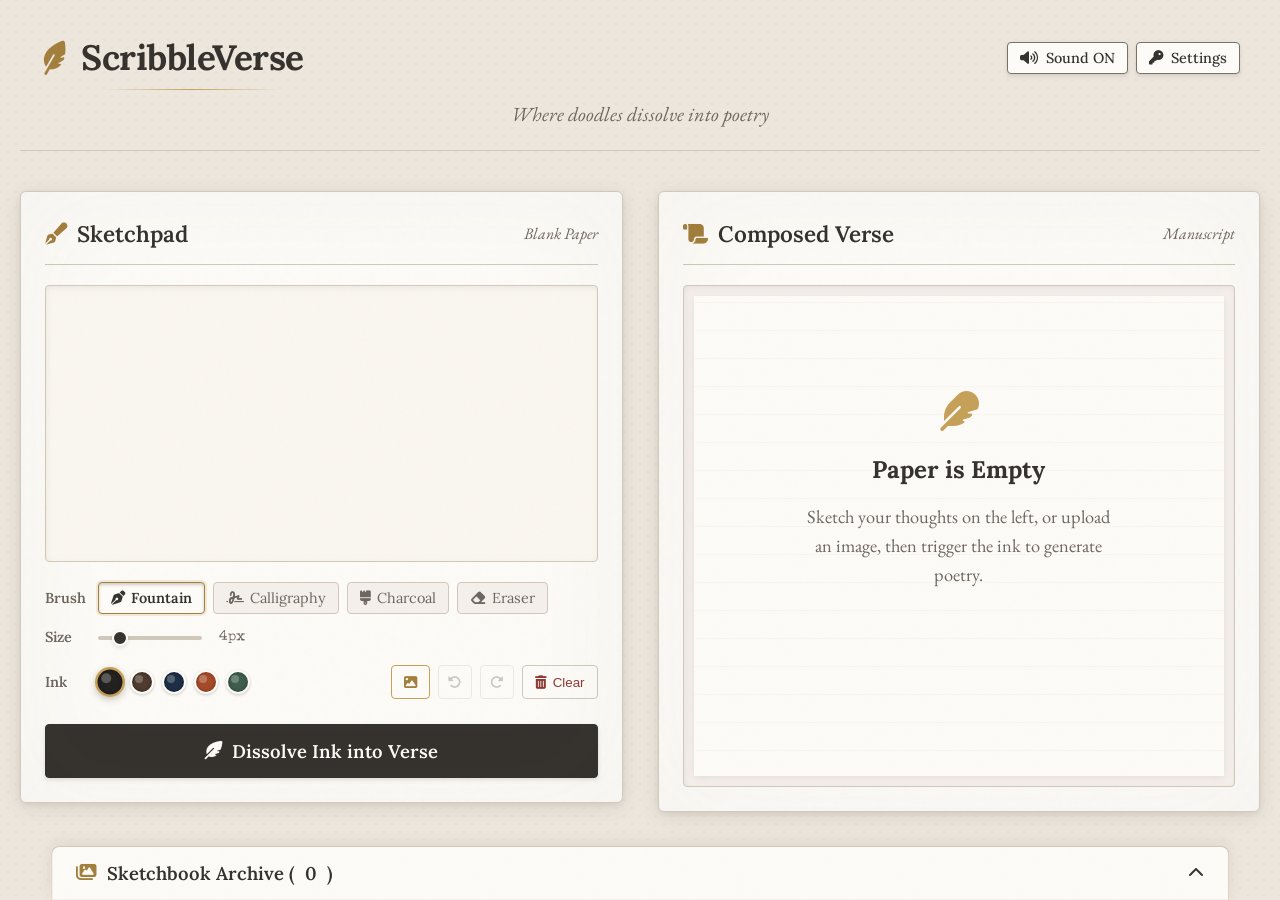
<file: docs/index.html>
<!DOCTYPE html>
<html lang="en">
<head>
    <meta charset="UTF-8">
    <meta name="viewport" content="width=device-width, initial-scale=1.0">
    <title>ScribbleVerse — Where Doodles Dissolve into Poetry</title>
    <link rel="preconnect" href="https://fonts.googleapis.com">
    <link rel="preconnect" href="https://fonts.gstatic.com" crossorigin>
    <link href="https://fonts.googleapis.com/css2?family=EB+Garamond:ital,wght@0,400..800;1,400..800&family=Lora:ital,wght@0,400..700;1,400..700&family=Special+Elite&display=swap" rel="stylesheet">
    <link rel="stylesheet" href="https://cdnjs.cloudflare.com/ajax/libs/font-awesome/6.4.0/css/all.min.css">
    <link rel="stylesheet" href="styles.css">
</head>
<body>
    <div class="app-container">
        <header class="app-header">
            <div class="header-main">
                <div class="logo-area">
                    <i class="fa-solid fa-feather-pointed ink-logo"></i>
                    <h1 class="app-title">ScribbleVerse</h1>
                </div>
                <div class="control-group">
                    <button id="btn-audio-toggle" class="btn-tactile small active">
                        <i class="fa-solid fa-volume-high"></i>
                        <span class="audio-text">Sound ON</span>
                    </button>
                    <button id="btn-api-settings" class="btn-tactile small">
                        <i class="fa-solid fa-key"></i> Settings
                    </button>
                </div>
            </div>
            <div class="app-subtitle">Where doodles dissolve into poetry</div>
        </header>
        <main class="desk-workspace">
            <div class="workspace-card">
                <div class="card-header">
                    <h2><i class="fa-solid fa-pen-fancy"></i> Sketchpad</h2>
                    <div id="drawing-stats" class="tool-status">Blank Paper</div>
                </div>
                
                <div class="canvas-wrapper">
                    <canvas id="sketchpad"></canvas>
                    <div id="upload-overlay" class="upload-overlay hidden">
                        <i class="fa-solid fa-cloud-arrow-up"></i>
                        <p>Drop image here</p>
                    </div>
                </div>
                <input type="file" id="image-upload-input" accept="image/*" style="display: none;">
                
                <div class="sketchpad-controls">
                    <div class="control-row">
                        <div class="control-group">
                            <span class="group-label">Brush</span>
                            <div id="brush-selector" class="control-group">
                                <button class="btn-tool active" data-brush="fountain">
                                    <i class="fa-solid fa-pen-nib"></i> Fountain
                                </button>
                                <button class="btn-tool" data-brush="calligraphy">
                                    <i class="fa-solid fa-signature"></i> Calligraphy
                                </button>
                                <button class="btn-tool" data-brush="charcoal">
                                    <i class="fa-solid fa-brush"></i> Charcoal
                                </button>
                                <button class="btn-tool" data-brush="eraser">
                                    <i class="fa-solid fa-eraser"></i> Eraser
                                </button>
                            </div>
                        </div>
                        
                        <div class="control-group size-group">
                            <span class="group-label">Size</span>
                            <input type="range" id="brush-size" class="slider-tactile" min="1" max="20" value="4">
                            <span id="brush-size-val" class="num-indicator">4px</span>
                        </div>
                    </div>
                    
                    <div class="control-row">
                        <div class="control-group">
                            <span class="group-label">Ink</span>
                            <div class="ink-wells">
                                <div class="ink-well active" data-color="#242220" style="background-color: var(--ink-black);" title="Carbon Black"></div>
                                <div class="ink-well" data-color="#4F3B2F" style="background-color: var(--ink-sepia);" title="Walnut Sepia"></div>
                                <div class="ink-well" data-color="#1D2E45" style="background-color: var(--ink-indigo);" title="Indigo Wash"></div>
                                <div class="ink-well" data-color="#A64B2A" style="background-color: var(--ink-terracotta);" title="Terracotta"></div>
                                <div class="ink-well" data-color="#3F5E4D" style="background-color: var(--ink-sage);" title="Sage Green"></div>
                            </div>
                        </div>
                        
                        <div class="control-group">
                            <button id="btn-upload-image" class="btn-action" title="Upload Image">
                                <i class="fa-solid fa-image"></i>
                            </button>
                            <button id="btn-undo" class="btn-action" title="Undo" disabled>
                                <i class="fa-solid fa-rotate-left"></i>
                            </button>
                            <button id="btn-redo" class="btn-action" title="Redo" disabled>
                                <i class="fa-solid fa-rotate-right"></i>
                            </button>
                            <button id="btn-clear" class="btn-action warning" title="Clear Canvas">
                                <i class="fa-solid fa-trash-can"></i> Clear
                            </button>
                        </div>
                    </div>
                </div>
                
                <div class="trigger-container">
                    <button id="btn-generate" class="btn-primary-generate">
                        <i class="fa-solid fa-feather-pointed"></i> Dissolve Ink into Verse
                    </button>
                </div>
            </div>
            <div class="workspace-card poetry-section">
                <div class="card-header">
                    <h2><i class="fa-solid fa-scroll"></i> Composed Verse</h2>
                    <div class="tool-status">Manuscript</div>
                </div>
                
                <div class="poetry-sheet-wrapper">
                    <div class="paper-sheet">
                        <div class="poetry-content">
                            <div id="poetry-loader" class="poetry-loader hidden">
                                <div class="ink-droplet-loader"></div>
                                <div class="loader-status">Reading ink patterns...</div>
                            </div>
                            <div id="poetry-display-area" class="placeholder-verse">
                                <i class="fa-solid fa-feather"></i>
                                <h3>Paper is Empty</h3>
                                <p>Sketch your thoughts on the left, or upload an image, then trigger the ink to generate poetry.</p>
                            </div>
                            <div id="typed-poem-container" class="typed-poem-container hidden">
                                <h3 id="typed-title" class="typed-title"></h3>
                                <div id="typed-body" class="typed-body"></div>
                                <div id="poem-signature" class="poem-meta-signature"></div>
                            </div>
                        </div>
                    </div>
                </div>
                <div id="poetry-actions" class="poetry-actions" style="display: none;">
                    <button id="btn-speak-poem" class="btn-tactile small">
                        <i class="fa-solid fa-volume-high"></i> <span id="speak-btn-text">Speak Poem</span>
                    </button>
                    <button id="btn-copy-text" class="btn-tactile small">
                        <i class="fa-regular fa-copy"></i> Copy Poem
                    </button>
                    <button id="btn-save-archive" class="btn-tactile small success">
                        <i class="fa-solid fa-box-archive"></i> Save to Gallery
                    </button>
                    <button id="btn-export-card" class="btn-tactile small primary">
                        <i class="fa-solid fa-download"></i> Export Card
                    </button>
                </div>
            </div>
        </main>
        <section class="gallery-section">
            <button id="btn-gallery-toggle" class="gallery-toggle">
                <h3><i class="fa-solid fa-images"></i> Sketchbook Archive (<span id="archive-count">0</span>)</h3>
                <i id="gallery-toggle-icon" class="fa-solid fa-chevron-up toggle-icon gallery-toggle-icon"></i>
            </button>
            <div id="gallery-content" class="gallery-content collapsed">
                <div id="gallery-grid" class="gallery-grid">
                    <div class="gallery-empty">
                        <i class="fa-solid fa-box-open"></i>
                        <p>No saved works yet. Generate a poem, then click "Save to Gallery" to fill your sketchbook archive.</p>
                    </div>
                </div>
            </div>
        </section>
        <div id="api-modal" class="modal-overlay hidden">
            <div class="modal-card">
                <div class="modal-header">
                    <h3><i class="fa-solid fa-key"></i> API Configuration</h3>
                    <button id="btn-close-modal" class="btn-modal-close">
                        <i class="fa-solid fa-xmark"></i>
                    </button>
                </div>
                <div class="modal-body">
                    <p>ScribbleVerse uses <strong>Hack Club AI</strong> to analyze your sketches with GPT-4o Vision.</p>
                    <div class="quota-notice">
                        <i class="fa-solid fa-circle-info"></i>
                        <span>if the model is not working probbably it ran out of its quota if u wanna still try it go to <a href="https://ai.hackclub.com" target="_blank" rel="noopener">ai.hackclub</a> and paste the api here</span>
                    </div>
                    <div class="form-group">
                        <label for="gemini-key-input">Your Hack Club AI Key (optional)</label>
                        <div class="input-wrapper">
                            <input type="password" id="gemini-key-input" placeholder="sk-hc-v1-...">
                            <button id="btn-toggle-key-visibility" class="btn-toggle-visible" type="button">
                                <i class="fa-solid fa-eye"></i>
                            </button>
                        </div>
                        <span class="help-text">Leave blank to use the default key. Your key is stored locally in your browser only.</span>
                    </div>
                    <div id="key-status-box" class="status-indicator-box">
                        <span class="status-dot green"></span>
                        <span class="status-text">Using default key</span>
                    </div>
                </div>
                <div class="modal-footer">
                    <button id="btn-clear-key" class="btn-tactile danger small">Clear Key</button>
                    <button id="btn-save-key" class="btn-tactile primary small">Save Config</button>
                </div>
            </div>
        </div>
    </div>
    <script src="app.js"></script>
</body>
</html>
</file>
<file: docs/styles.css>
/* ==========================================================================
   ScribbleVerse: Natural, Artisanal Design System
   ========================================================================== */

/* Base Custom Properties */
:root {
    /* Warm Earthy Color Palette */
    --color-bg-desk: #ECE6DD;        /* Warm studio table top */
    --color-bg-paper: #FDFBF7;       /* Aged cream paper sheet */
    --color-bg-paper-darker: #F5EFEB;/* Shaded paper background */
    --color-text-main: #36322E;      /* Charcoal ink */
    --color-text-muted: #6E675F;     /* Faded walnut */
    
    /* Ink Varieties */
    --ink-black: #242220;
    --ink-sepia: #4F3B2F;
    --ink-indigo: #1D2E45;
    --ink-terracotta: #A64B2A;
    --ink-sage: #3F5E4D;
    
    /* Tactile accents */
    --color-accent-gold: #C5A059;    /* Antique bronze/gold */
    --color-accent-gold-dark: #A37F3D;
    --color-border: #D1C8BC;         /* Soft paper edge border */
    --color-border-dark: #7A7065;    /* Ink lines */
    --color-danger: #8C3A35;         /* Burnt red for warnings */
    --color-success: #3A664E;        /* Forest green for confirmation */
    
    /* Typography */
    --font-ui: 'Lora', Georgia, serif;
    --font-body: 'EB Garamond', Times, serif;
    --font-typewriter: 'Special Elite', Courier, monospace;
    
    /* Shadow systems for physical paper depth */
    --shadow-paper: 0 4px 20px rgba(79, 70, 60, 0.12), 
                    0 2px 5px rgba(79, 70, 60, 0.08), 
                    inset 0 0 40px rgba(255, 255, 255, 0.6);
    --shadow-paper-hover: 0 8px 30px rgba(79, 70, 60, 0.18), 
                          0 4px 10px rgba(79, 70, 60, 0.1);
    --shadow-tactile: 0 2px 4px rgba(79, 70, 60, 0.15);
    --shadow-tactile-active: inset 0 2px 3px rgba(79, 70, 60, 0.25);
    
    --transition-speed: 0.25s;
}

/* Reset & Base Elements */
* {
    box-sizing: border-box;
    margin: 0;
    padding: 0;
}

body {
    background-color: var(--color-bg-desk);
    color: var(--color-text-main);
    font-family: var(--font-ui);
    line-height: 1.6;
    overflow-x: hidden;
    min-height: 100vh;
    /* Soft textured desk background */
    background-image: 
        radial-gradient(rgba(79, 70, 60, 0.04) 1px, transparent 0),
        radial-gradient(rgba(79, 70, 60, 0.04) 1px, transparent 0);
    background-size: 16px 16px;
    background-position: 0 0, 8px 8px;
}

/* Scrollbar Styling (Mechanical/Paper style) */
::-webkit-scrollbar {
    width: 8px;
    height: 8px;
}
::-webkit-scrollbar-track {
    background: var(--color-bg-paper-darker);
}
::-webkit-scrollbar-thumb {
    background: var(--color-border);
    border-radius: 4px;
}
::-webkit-scrollbar-thumb:hover {
    background: var(--color-text-muted);
}

/* Main Container Layout */
.app-container {
    max-width: 1350px;
    margin: 0 auto;
    padding: 30px 20px 80px 20px;
    display: flex;
    flex-direction: column;
    gap: 30px;
    position: relative;
}

/* Header Styling */
.app-header {
    text-align: center;
    border-bottom: 1px double var(--color-border);
    padding-bottom: 20px;
    margin-bottom: 10px;
}

.header-main {
    display: flex;
    justify-content: space-between;
    align-items: center;
    max-width: 1200px;
    margin: 0 auto;
    gap: 20px;
}

.logo-area {
    display: flex;
    align-items: center;
    gap: 12px;
    margin: 0 auto; /* Default centering */
}

/* When settings exist, shift spacing gracefully */
.header-main .logo-area {
    margin: 0;
}

.ink-logo {
    font-size: 1.8rem;
    color: var(--color-accent-gold-dark);
    display: inline-block;
    transform: rotate(-15deg);
    animation: feather-drift 4s ease-in-out infinite alternate;
}

@keyframes feather-drift {
    0% { transform: rotate(-15deg) translateY(0); }
    100% { transform: rotate(-8deg) translateY(-3px); }
}

.app-title {
    font-family: var(--font-ui);
    font-size: 2.2rem;
    font-weight: 700;
    letter-spacing: -0.5px;
    color: var(--color-text-main);
    position: relative;
    display: inline-block;
}

.app-title::after {
    content: '';
    position: absolute;
    bottom: -4px;
    left: 10%;
    width: 80%;
    height: 1px;
    background: linear-gradient(90deg, transparent, var(--color-accent-gold), transparent);
}

.app-subtitle {
    font-family: var(--font-body);
    font-style: italic;
    font-size: 1.25rem;
    color: var(--color-text-muted);
    margin-top: 12px;
    text-align: center;
}

/* Tactile Buttons System */
.btn-tactile {
    background-color: var(--color-bg-paper);
    color: var(--color-text-main);
    border: 1px solid var(--color-border-dark);
    padding: 8px 16px;
    border-radius: 4px;
    font-family: var(--font-ui);
    font-weight: 500;
    cursor: pointer;
    box-shadow: var(--shadow-tactile);
    transition: all 0.15s ease;
    display: inline-flex;
    align-items: center;
    gap: 8px;
}

.btn-tactile:hover {
    background-color: var(--color-bg-paper-darker);
    transform: translateY(-1px);
    box-shadow: 0 4px 6px rgba(79, 70, 60, 0.15);
}

.btn-tactile:active {
    transform: translateY(1px);
    box-shadow: var(--shadow-tactile-active);
}

.btn-tactile.small {
    padding: 6px 12px;
    font-size: 0.9rem;
}

.btn-tactile.danger {
    border-color: var(--color-danger);
    color: var(--color-danger);
}
.btn-tactile.danger:hover {
    background-color: #FDF3F2;
}

.btn-tactile.success {
    border-color: var(--color-success);
    color: var(--color-success);
}
.btn-tactile.success:hover {
    background-color: #F3FAF6;
}

.btn-tactile.primary {
    background-color: var(--color-bg-paper-darker);
    border-color: var(--color-accent-gold-dark);
    color: var(--color-text-main);
    font-weight: 600;
}
.btn-tactile.primary:hover {
    background-color: var(--color-bg-paper);
    border-color: var(--color-accent-gold);
}

/* Desk Workspace Grid */
.desk-workspace {
    display: grid;
    grid-template-columns: 1fr 1fr;
    gap: 35px;
    align-items: start;
    max-width: 1280px;
    margin: 0 auto;
    width: 100%;
}

@media (max-width: 992px) {
    .desk-workspace {
        grid-template-columns: 1fr;
        gap: 30px;
    }
}

/* Physical Notebook Sheets */
.workspace-card {
    background-color: var(--color-bg-paper);
    background-image: url("data:image/svg+xml,%3Csvg viewBox='0 0 200 200' xmlns='http://www.w3.org/2000/svg'%3E%3Cfilter id='noiseFilter'%3E%3CfeTurbulence type='fractalNoise' baseFrequency='0.6' numOctaves='3' stitchTiles='stitch'/%3E%3C/filter%3E%3Crect width='100%25' height='100%25' filter='url(%23noiseFilter)' opacity='0.025'/%3E%3C/svg%3E");
    border-radius: 6px;
    padding: 24px;
    box-shadow: var(--shadow-paper);
    border: 1px solid var(--color-border);
    position: relative;
    transition: box-shadow 0.3s ease;
}

.workspace-card::before {
    content: '';
    position: absolute;
    top: 0;
    left: 0;
    right: 0;
    bottom: 0;
    border-radius: 6px;
    pointer-events: none;
    box-shadow: inset 0 0 100px rgba(79, 70, 60, 0.05); /* Vignette edge shading */
}

.card-header {
    display: flex;
    justify-content: space-between;
    align-items: center;
    border-bottom: 1px solid var(--color-border);
    padding-bottom: 12px;
    margin-bottom: 20px;
}

.card-header h2 {
    font-family: var(--font-ui);
    font-size: 1.4rem;
    font-weight: 600;
    color: var(--color-text-main);
    display: flex;
    align-items: center;
    gap: 10px;
}

.card-header h2 i {
    color: var(--color-accent-gold-dark);
}

.tool-status {
    font-family: var(--font-body);
    font-style: italic;
    color: var(--color-text-muted);
    font-size: 1rem;
}

/* Canvas Sketchpad Elements */
.canvas-wrapper {
    width: 100%;
    overflow: hidden;
    background-color: #FAF6F0; /* Slightly different tone for drawing surface */
    background-image: url("data:image/svg+xml,%3Csvg viewBox='0 0 200 200' xmlns='http://www.w3.org/2000/svg'%3E%3Cfilter id='noiseFilter'%3E%3CfeTurbulence type='fractalNoise' baseFrequency='0.6' numOctaves='3' stitchTiles='stitch'/%3E%3C/filter%3E%3Crect width='100%25' height='100%25' filter='url(%23noiseFilter)' opacity='0.025'/%3E%3C/svg%3E");
    border: 1px solid var(--color-border);
    border-radius: 4px;
    margin-bottom: 20px;
    box-shadow: inset 1px 2px 6px rgba(79, 70, 60, 0.08);
    position: relative;
    display: flex;
    justify-content: center;
    align-items: center;
    cursor: crosshair;
}

canvas#sketchpad {
    display: block;
    width: 100%;
    height: auto;
    max-height: 450px;
    background-color: transparent;
    touch-action: none; /* Prevent scrolling while drawing on mobile */
}

/* Sketchpad Controls Panel */
.sketchpad-controls {
    display: flex;
    flex-direction: column;
    gap: 16px;
    margin-bottom: 20px;
}

.control-row {
    display: flex;
    justify-content: space-between;
    align-items: center;
    flex-wrap: wrap;
    gap: 12px;
}

.control-group {
    display: flex;
    align-items: center;
    gap: 8px;
}

.group-label {
    font-family: var(--font-ui);
    font-size: 0.9rem;
    color: var(--color-text-muted);
    font-weight: 600;
    min-width: 45px;
}

/* Tools Buttons (Pen, Brush, Charcoal, Eraser) */
.btn-tool {
    background-color: var(--color-bg-paper-darker);
    border: 1px solid var(--color-border);
    color: var(--color-text-muted);
    padding: 6px 12px;
    border-radius: 4px;
    cursor: pointer;
    font-family: var(--font-ui);
    font-size: 0.9rem;
    display: inline-flex;
    align-items: center;
    gap: 6px;
    transition: all 0.15s ease;
}

.btn-tool:hover {
    background-color: var(--color-bg-paper);
    color: var(--color-text-main);
    border-color: var(--color-text-muted);
}

.btn-tool.active {
    background-color: var(--color-bg-paper);
    color: var(--color-text-main);
    border-color: var(--color-accent-gold-dark);
    box-shadow: var(--shadow-tactile-active), 0 0 0 2px rgba(197, 160, 89, 0.2);
    font-weight: 600;
}

/* Canvas Undo/Redo/Clear Actions */
.btn-action {
    background-color: transparent;
    border: 1px solid var(--color-border);
    color: var(--color-text-muted);
    width: 34px;
    height: 34px;
    border-radius: 4px;
    cursor: pointer;
    display: inline-flex;
    justify-content: center;
    align-items: center;
    transition: all 0.15s ease;
}

.btn-action:hover:not(:disabled) {
    border-color: var(--color-text-main);
    color: var(--color-text-main);
    background-color: var(--color-bg-paper-darker);
}

.btn-action:disabled {
    opacity: 0.35;
    cursor: not-allowed;
}

.btn-action.warning {
    width: auto;
    padding: 0 12px;
    color: var(--color-danger);
    border-color: var(--color-border);
    display: inline-flex;
    align-items: center;
    gap: 6px;
}

.btn-action.warning:hover:not(:disabled) {
    background-color: #FDF3F2;
    border-color: var(--color-danger);
}

/* Size Slider */
.size-group {
    flex-grow: 1;
    max-width: 200px;
}

.slider-tactile {
    -webkit-appearance: none;
    width: 100%;
    height: 4px;
    border-radius: 2px;
    background: var(--color-border);
    outline: none;
}

.slider-tactile::-webkit-slider-thumb {
    -webkit-appearance: none;
    appearance: none;
    width: 16px;
    height: 16px;
    border-radius: 50%;
    background: var(--color-text-main);
    border: 2px solid var(--color-bg-paper);
    cursor: pointer;
    box-shadow: var(--shadow-tactile);
    transition: transform 0.1s ease;
}

.slider-tactile::-webkit-slider-thumb:hover {
    transform: scale(1.15);
    background: var(--color-accent-gold-dark);
}

.num-indicator {
    font-family: var(--font-typewriter);
    font-size: 0.85rem;
    color: var(--color-text-muted);
    min-width: 35px;
    text-align: right;
}

/* Color Ink Wells */
.ink-wells {
    display: flex;
    gap: 8px;
    align-items: center;
}

.ink-well {
    width: 24px;
    height: 24px;
    border-radius: 50%;
    border: 2px solid var(--color-bg-paper);
    cursor: pointer;
    box-shadow: 0 1px 3px rgba(0,0,0,0.2), inset 0 0 4px rgba(0,0,0,0.3);
    position: relative;
    transition: transform 0.2s cubic-bezier(0.175, 0.885, 0.32, 1.275);
}

.ink-well:hover {
    transform: scale(1.2) translateY(-2px);
}

.ink-well.active {
    transform: scale(1.25);
    border-color: var(--color-accent-gold);
    box-shadow: 0 2px 6px rgba(79, 70, 60, 0.3), inset 0 0 4px rgba(0,0,0,0.3);
}

.ink-well::after {
    content: '';
    position: absolute;
    width: 8px;
    height: 8px;
    background-color: rgba(255, 255, 255, 0.25);
    border-radius: 50%;
    top: 3px;
    left: 3px;
}

/* Generate Call to Action */
.trigger-container {
    margin-top: 25px;
}

.btn-primary-generate {
    width: 100%;
    background-color: var(--color-text-main);
    color: var(--color-bg-paper);
    border: 1px solid var(--color-text-main);
    padding: 14px 20px;
    font-family: var(--font-ui);
    font-size: 1.15rem;
    font-weight: 600;
    border-radius: 4px;
    cursor: pointer;
    box-shadow: var(--shadow-tactile);
    display: flex;
    justify-content: center;
    align-items: center;
    gap: 10px;
    transition: all 0.2s ease;
}

.btn-primary-generate:hover {
    background-color: #3b3733;
    border-color: #3b3733;
    transform: translateY(-1px);
    box-shadow: 0 6px 12px rgba(36, 34, 32, 0.25);
}

.btn-primary-generate:active {
    transform: translateY(1px);
    box-shadow: var(--shadow-tactile-active);
}

/* Poetry Section & Paper Sheet */
.poetry-section {
    display: flex;
    flex-direction: column;
    height: 100%;
}

.poetry-sheet-wrapper {
    flex-grow: 1;
    position: relative;
    border: 1px solid var(--color-border);
    border-radius: 4px;
    background-color: var(--color-bg-paper-darker);
    padding: 10px;
    box-shadow: inset 1px 2px 6px rgba(79, 70, 60, 0.08);
}

/* The Paper Sheet inside the frame */
.paper-sheet {
    background-color: var(--color-bg-paper);
    min-height: 480px;
    padding: 35px;
    position: relative;
    box-shadow: 0 2px 8px rgba(79, 70, 60, 0.1);
    background-image: 
        linear-gradient(rgba(197, 160, 89, 0.06) 1px, transparent 1px),
        url("data:image/svg+xml,%3Csvg viewBox='0 0 200 200' xmlns='http://www.w3.org/2000/svg'%3E%3Cfilter id='noiseFilter'%3E%3CfeTurbulence type='fractalNoise' baseFrequency='0.6' numOctaves='3' stitchTiles='stitch'/%3E%3C/filter%3E%3Crect width='100%25' height='100%25' filter='url(%23noiseFilter)' opacity='0.025'/%3E%3C/svg%3E");
    background-size: 100% 28px, 150px 150px; /* Classic writing guidelines and repeating paper noise */
    background-position-y: 6px, 0;
}

.poetry-content {
    position: relative;
    z-index: 2;
    min-height: 400px;
}

/* Loading animations */
.poetry-loader {
    position: absolute;
    top: 0;
    left: 0;
    right: 0;
    bottom: 0;
    background-color: rgba(253, 251, 247, 0.95);
    display: flex;
    flex-direction: column;
    justify-content: center;
    align-items: center;
    gap: 20px;
    z-index: 10;
}

.ink-droplet-loader {
    width: 24px;
    height: 24px;
    background-color: var(--color-text-main);
    border-radius: 50% 0 50% 50%;
    transform: rotate(-45deg);
    animation: drip-pulse 1.8s ease-in-out infinite;
    position: relative;
}

@keyframes drip-pulse {
    0% {
        transform: rotate(-45deg) scale(0.9);
        box-shadow: 0 0 0 0 rgba(36, 34, 32, 0.4);
    }
    50% {
        transform: rotate(-45deg) scale(1.1) translateY(4px);
        box-shadow: 0 0 0 10px rgba(36, 34, 32, 0);
    }
    100% {
        transform: rotate(-45deg) scale(0.9);
        box-shadow: 0 0 0 0 rgba(36, 34, 32, 0);
    }
}

.loader-status {
    font-family: var(--font-body);
    font-style: italic;
    color: var(--color-text-muted);
    font-size: 1.1rem;
    text-align: center;
}

/* Poetry Display States */
.placeholder-verse {
    text-align: center;
    padding: 60px 20px;
    color: var(--color-text-muted);
}

.placeholder-verse i {
    font-size: 2.5rem;
    color: var(--color-accent-gold);
    margin-bottom: 20px;
    display: inline-block;
    animation: feather-drift 3s infinite alternate;
}

.placeholder-verse h3 {
    font-family: var(--font-ui);
    font-size: 1.5rem;
    color: var(--color-text-main);
    margin-bottom: 12px;
}

.placeholder-verse p {
    font-family: var(--font-body);
    font-size: 1.15rem;
    max-width: 320px;
    margin: 0 auto 20px auto;
}

.placeholder-verse .api-note {
    font-size: 0.95rem;
    max-width: 350px;
    border-top: 1px dashed var(--color-border);
    padding-top: 15px;
    color: var(--color-text-muted);
}

/* Typed Poetry Styles */
.typed-poem-container {
    color: var(--color-text-main);
    font-family: var(--font-typewriter);
    line-height: 1.75;
    white-space: pre-wrap; /* Keeps line breaks exactly as input */
    font-size: 1.05rem;
}

.typed-title {
    font-size: 1.3rem;
    font-weight: 700;
    margin-bottom: 25px;
    letter-spacing: 0.5px;
    text-transform: uppercase;
    color: var(--ink-black);
    line-height: 1.4;
    border-bottom: 1px dashed var(--color-border);
    padding-bottom: 8px;
}

.typed-body {
    margin-bottom: 30px;
    letter-spacing: -0.2px;
}

.typed-body p {
    margin-bottom: 18px;
}

.poem-meta-signature {
    font-family: var(--font-body);
    font-style: italic;
    color: var(--color-text-muted);
    font-size: 1rem;
    text-align: right;
    margin-top: 40px;
    border-top: 1px solid rgba(79, 70, 60, 0.1);
    padding-top: 10px;
}

/* Wet Ink Bleeding Letter Animation */
.ink-char {
    display: inline-block;
    opacity: 0;
    filter: blur(1.5px);
    transform: scale(1.1);
    animation: inkBleed 0.4s cubic-bezier(0.25, 0.46, 0.45, 0.94) forwards;
}

@keyframes inkBleed {
    0% {
        opacity: 0;
        filter: blur(1.5px);
        transform: scale(1.1);
        text-shadow: 0 0 4px rgba(36, 34, 32, 0.7);
    }
    30% {
        opacity: 0.75;
        filter: blur(0.8px);
        transform: scale(1.02);
        text-shadow: 0 0 2px rgba(36, 34, 32, 0.9);
    }
    100% {
        opacity: 1;
        filter: blur(0px);
        transform: scale(1);
        text-shadow: none;
    }
}

/* Custom typewriter cursor */
.typewriter-cursor {
    display: inline-block;
    width: 2px;
    height: 1.25em;
    background-color: var(--color-text-main);
    margin-left: 2px;
    vertical-align: middle;
    animation: cursor-blink 0.8s steps(2, start) infinite;
}

@keyframes cursor-blink {
    to { visibility: hidden; }
}

/* Action block below poetry sheet */
.poetry-actions {
    margin-top: 20px;
    display: flex;
    justify-content: flex-end;
    gap: 10px;
    flex-wrap: wrap;
}

/* Sketchbook Archive Gallery (Bottom Drawer) */
.gallery-section {
    background-color: var(--color-bg-paper);
    background-image: url("data:image/svg+xml,%3Csvg viewBox='0 0 200 200' xmlns='http://www.w3.org/2000/svg'%3E%3Cfilter id='noiseFilter'%3E%3CfeTurbulence type='fractalNoise' baseFrequency='0.6' numOctaves='3' stitchTiles='stitch'/%3E%3C/filter%3E%3Crect width='100%25' height='100%25' filter='url(%23noiseFilter)' opacity='0.025'/%3E%3C/svg%3E");
    border: 1px solid var(--color-border);
    border-bottom: none;
    border-radius: 8px 8px 0 0;
    box-shadow: 0 -4px 15px rgba(79, 70, 60, 0.08);
    position: fixed;
    bottom: 0;
    left: 50%;
    transform: translateX(-50%);
    width: 92%;
    max-width: 1200px;
    z-index: 50;
    transition: all 0.35s cubic-bezier(0.25, 0.8, 0.25, 1);
}

.gallery-toggle {
    width: 100%;
    background: transparent;
    border: none;
    padding: 14px 24px;
    display: flex;
    justify-content: space-between;
    align-items: center;
    cursor: pointer;
    color: var(--color-text-main);
    border-bottom: 1px solid var(--color-bg-paper-darker);
    outline: none;
}

.gallery-toggle h3 {
    font-family: var(--font-ui);
    font-size: 1.15rem;
    font-weight: 600;
    display: flex;
    align-items: center;
    gap: 10px;
}

.gallery-toggle h3 i {
    color: var(--color-accent-gold-dark);
}

.toggle-icon {
    font-size: 1rem;
    transition: transform 0.3s ease;
}

.gallery-content {
    max-height: 0;
    overflow-y: auto;
    transition: max-height 0.35s cubic-bezier(0.25, 0.8, 0.25, 1);
    background-color: var(--color-bg-paper-darker);
}

.gallery-content.collapsed {
    max-height: 0;
}

.gallery-content.expanded {
    max-height: 380px;
}

.gallery-section.expanded-height {
    /* Slightly shifts up to allow viewing content */
}

.gallery-toggle-icon.rotated {
    transform: rotate(180deg);
}

/* Gallery Grid & Vintage Polaroid/Journal cards */
.gallery-grid {
    padding: 20px;
    display: grid;
    grid-template-columns: repeat(auto-fill, minmax(280px, 1fr));
    gap: 20px;
}

.gallery-empty {
    grid-column: 1 / -1;
    text-align: center;
    padding: 40px;
    color: var(--color-text-muted);
}

.gallery-empty i {
    font-size: 2rem;
    margin-bottom: 12px;
    opacity: 0.6;
}

.gallery-empty p {
    font-family: var(--font-body);
    font-size: 1.05rem;
}

/* Individual Polaroid Card */
.archive-card {
    background-color: var(--color-bg-paper);
    border: 1px solid var(--color-border);
    padding: 14px;
    border-radius: 4px;
    box-shadow: var(--shadow-tactile);
    transition: all 0.25s ease;
    display: flex;
    flex-direction: column;
    gap: 12px;
    cursor: pointer;
    position: relative;
}

.archive-card:hover {
    transform: translateY(-3px) rotate(1deg);
    box-shadow: var(--shadow-paper-hover);
    border-color: var(--color-accent-gold-dark);
}

.archive-card:nth-child(even):hover {
    transform: translateY(-3px) rotate(-1deg);
}

.archive-card-image {
    width: 100%;
    height: 160px;
    background-color: #FAF6F0;
    border: 1px solid var(--color-border);
    border-radius: 2px;
    overflow: hidden;
    position: relative;
}

.archive-card-image img {
    width: 100%;
    height: 100%;
    object-fit: contain;
}

.archive-card-info {
    display: flex;
    flex-direction: column;
    gap: 4px;
}

.archive-card-title {
    font-family: var(--font-ui);
    font-size: 1.05rem;
    font-weight: 700;
    color: var(--color-text-main);
    white-space: nowrap;
    overflow: hidden;
    text-overflow: ellipsis;
}

.archive-card-snippet {
    font-family: var(--font-body);
    font-size: 0.95rem;
    color: var(--color-text-muted);
    font-style: italic;
    display: -webkit-box;
    -webkit-line-clamp: 2;
    -webkit-box-orient: vertical;
    overflow: hidden;
    line-height: 1.4;
}

.archive-card-meta {
    display: flex;
    justify-content: space-between;
    align-items: center;
    margin-top: auto;
    font-size: 0.75rem;
    font-family: var(--font-typewriter);
    color: var(--color-text-muted);
    border-top: 1px dashed var(--color-border);
    padding-top: 8px;
}

.btn-card-delete {
    background: transparent;
    border: none;
    color: var(--color-danger);
    cursor: pointer;
    opacity: 0.6;
    transition: opacity 0.15s ease;
    padding: 2px 6px;
}

.btn-card-delete:hover {
    opacity: 1;
}

/* Modal Overlay System */
.modal-overlay {
    position: fixed;
    top: 0;
    left: 0;
    right: 0;
    bottom: 0;
    background-color: rgba(79, 70, 60, 0.4);
    backdrop-filter: blur(2px);
    display: flex;
    justify-content: center;
    align-items: center;
    z-index: 100;
    transition: opacity 0.3s ease;
}

.modal-overlay.hidden {
    opacity: 0;
    pointer-events: none;
}

.modal-card {
    background-color: var(--color-bg-paper);
    background-image: url("data:image/svg+xml,%3Csvg viewBox='0 0 200 200' xmlns='http://www.w3.org/2000/svg'%3E%3Cfilter id='noiseFilter'%3E%3CfeTurbulence type='fractalNoise' baseFrequency='0.6' numOctaves='3' stitchTiles='stitch'/%3E%3C/filter%3E%3Crect width='100%25' height='100%25' filter='url(%23noiseFilter)' opacity='0.025'/%3E%3C/svg%3E");
    border-radius: 6px;
    width: 90%;
    max-width: 500px;
    box-shadow: 0 10px 40px rgba(0,0,0,0.25);
    border: 1px solid var(--color-border-dark);
    display: flex;
    flex-direction: column;
    animation: modal-enter 0.3s cubic-bezier(0.175, 0.885, 0.32, 1.275);
}

@keyframes modal-enter {
    0% { transform: scale(0.9) translateY(20px); opacity: 0; }
    100% { transform: scale(1) translateY(0); opacity: 1; }
}

.modal-header {
    padding: 16px 20px;
    border-bottom: 1px solid var(--color-border);
    display: flex;
    justify-content: space-between;
    align-items: center;
}

.modal-header h3 {
    font-family: var(--font-ui);
    font-size: 1.2rem;
    font-weight: 600;
    display: flex;
    align-items: center;
    gap: 8px;
    color: var(--color-text-main);
}

.btn-modal-close {
    background: transparent;
    border: none;
    font-size: 1.2rem;
    cursor: pointer;
    color: var(--color-text-muted);
    transition: color 0.15s ease;
}

.btn-modal-close:hover {
    color: var(--color-text-main);
}

.modal-body {
    padding: 20px;
    display: flex;
    flex-direction: column;
    gap: 16px;
}

.modal-body p {
    font-family: var(--font-body);
    font-size: 1.05rem;
    color: var(--color-text-muted);
}

.form-group {
    display: flex;
    flex-direction: column;
    gap: 6px;
}

.form-group label {
    font-family: var(--font-ui);
    font-size: 0.9rem;
    font-weight: 600;
}

.input-wrapper {
    position: relative;
    display: flex;
    align-items: center;
}

.input-wrapper input {
    width: 100%;
    background-color: var(--color-bg-paper-darker);
    border: 1px solid var(--color-border-dark);
    border-radius: 4px;
    padding: 10px 40px 10px 12px;
    font-family: var(--font-typewriter);
    font-size: 0.95rem;
    color: var(--color-text-main);
    outline: none;
}

.input-wrapper input:focus {
    border-color: var(--color-accent-gold-dark);
    box-shadow: 0 0 0 2px rgba(197, 160, 89, 0.15);
}

.btn-toggle-visible {
    position: absolute;
    right: 8px;
    background: transparent;
    border: none;
    font-size: 1rem;
    cursor: pointer;
    color: var(--color-text-muted);
    padding: 4px;
}

.btn-toggle-visible:hover {
    color: var(--color-text-main);
}

.help-text {
    font-size: 0.75rem;
    color: var(--color-text-muted);
    font-style: italic;
    line-height: 1.4;
}

.status-indicator-box {
    display: flex;
    align-items: center;
    gap: 8px;
    padding: 8px 12px;
    background-color: var(--color-bg-paper-darker);
    border-radius: 4px;
    font-size: 0.85rem;
}

.status-dot {
    width: 8px;
    height: 8px;
    border-radius: 50%;
}
.status-dot.grey { background-color: #9E9E9E; }
.status-dot.green { background-color: var(--color-success); }

.status-text {
    font-family: var(--font-body);
    font-style: italic;
    color: var(--color-text-muted);
}

.modal-footer {
    padding: 14px 20px;
    border-top: 1px solid var(--color-border);
    display: flex;
    justify-content: flex-end;
    gap: 10px;
}

/* Hide helper class */
.hidden {
    display: none !important;
}

.hidden-canvas {
    position: absolute;
    left: -9999px;
    top: -9999px;
}

.upload-overlay {
    position: absolute;
    top: 0;
    left: 0;
    right: 0;
    bottom: 0;
    background-color: rgba(253, 251, 247, 0.92);
    border: 3px dashed var(--color-accent-gold);
    border-radius: 4px;
    display: flex;
    flex-direction: column;
    justify-content: center;
    align-items: center;
    gap: 12px;
    z-index: 5;
    pointer-events: none;
    animation: overlay-pulse 1.5s ease-in-out infinite alternate;
}

.upload-overlay i {
    font-size: 2.5rem;
    color: var(--color-accent-gold-dark);
}

.upload-overlay p {
    font-family: var(--font-ui);
    font-size: 1.1rem;
    font-weight: 600;
    color: var(--color-text-muted);
}

@keyframes overlay-pulse {
    0% { border-color: var(--color-accent-gold); background-color: rgba(253, 251, 247, 0.88); }
    100% { border-color: var(--color-accent-gold-dark); background-color: rgba(253, 251, 247, 0.96); }
}

#btn-upload-image {
    width: auto;
    padding: 0 12px;
    display: inline-flex;
    align-items: center;
    gap: 6px;
    color: var(--color-accent-gold-dark);
    border-color: var(--color-accent-gold);
    transition: all 0.2s ease;
}

#btn-upload-image:hover:not(:disabled) {
    background-color: rgba(197, 160, 89, 0.1);
    border-color: var(--color-accent-gold-dark);
    color: var(--color-text-main);
    transform: translateY(-1px);
}

/* Speak Poem button states */
#btn-speak-poem.speaking {
    background-color: var(--color-text-main);
    color: var(--color-bg-paper);
    border-color: var(--color-text-main);
}

#btn-speak-poem.speaking i {
    animation: speak-pulse 0.8s ease-in-out infinite alternate;
}

@keyframes speak-pulse {
    0% { opacity: 1; transform: scale(1); }
    100% { opacity: 0.5; transform: scale(0.85); }
}

/* Image loaded indicator on canvas */
.canvas-wrapper.has-image {
    box-shadow: inset 1px 2px 6px rgba(79, 70, 60, 0.08), 0 0 0 2px rgba(197, 160, 89, 0.3);
}
</file>
